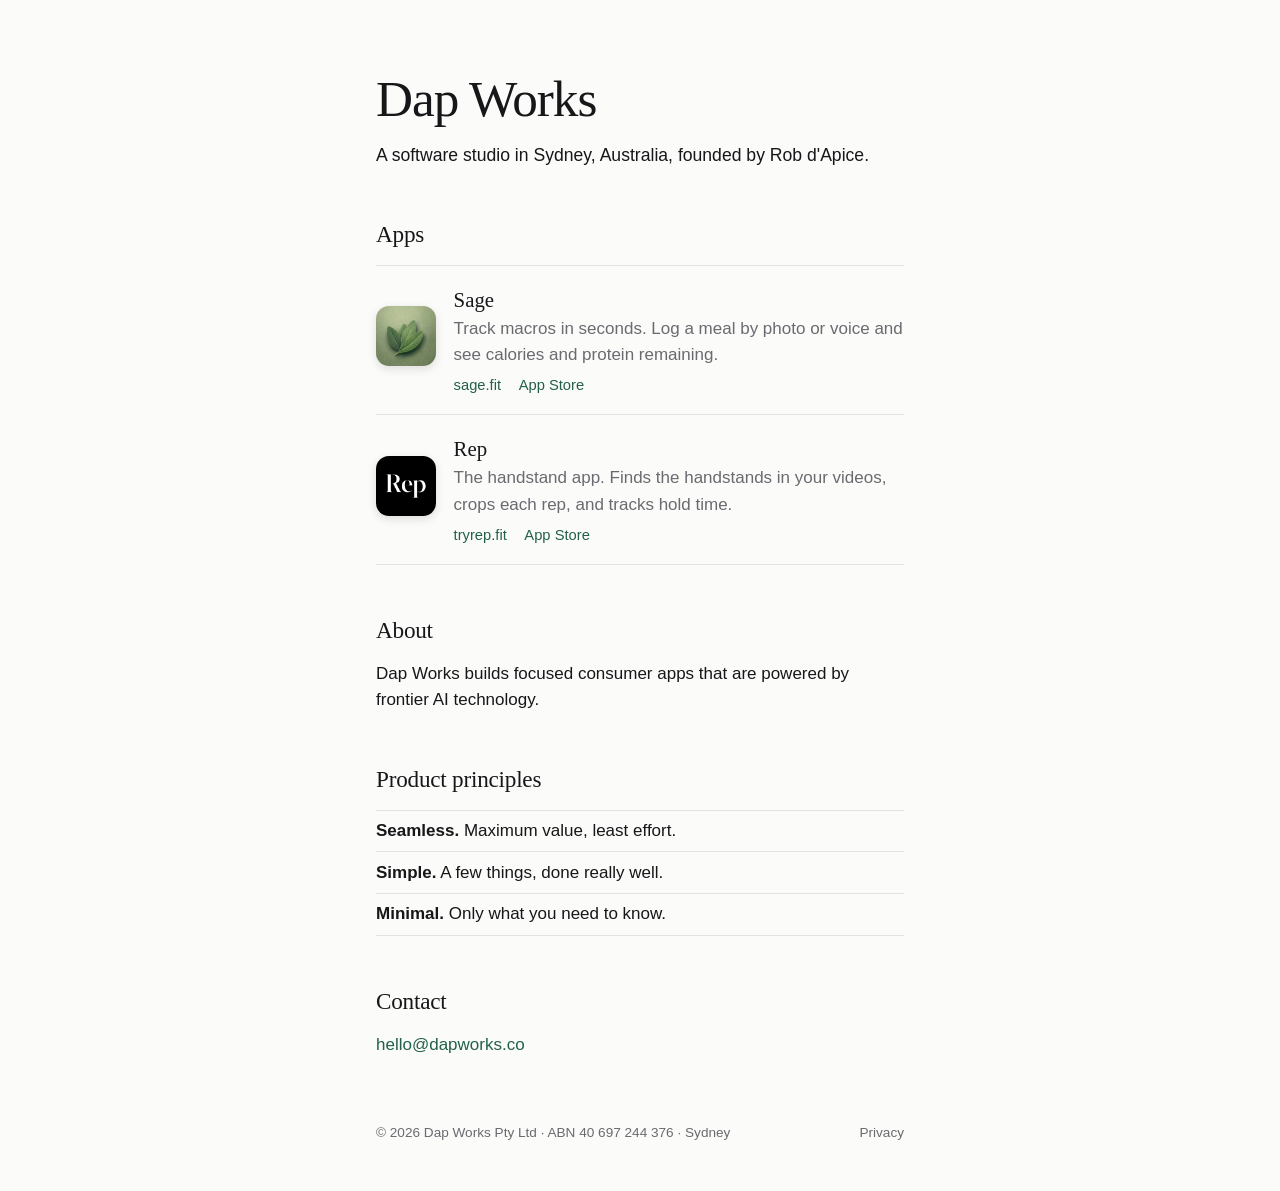
<file: index.html>
<!doctype html>
<html lang="en">
<head>
<meta charset="utf-8">
<meta name="viewport" content="width=device-width, initial-scale=1">
<title>Dap Works</title>
<meta name="description" content="Dap Works is a software studio in Sydney, Australia, founded by Rob d'Apice. It makes Sage, a macro tracker, and Rep, the handstand app.">
<link rel="canonical" href="https://dapworks.co/">
<link rel="icon" href="data:image/svg+xml,%3Csvg xmlns='http://www.w3.org/2000/svg' viewBox='0 0 32 32'%3E%3Crect width='32' height='32' rx='6' fill='%23111'/%3E%3Ctext x='16' y='22' font-family='Georgia,serif' font-size='18' text-anchor='middle' fill='%23fff'%3Ed%3C/text%3E%3C/svg%3E">
<style>
  :root { --bg: #fbfbf9; --fg: #17171a; --muted: #6a6a70; --rule: #e4e4de; --accent: #23604c; color-scheme: light dark; }
  @media (prefers-color-scheme: dark) { :root { --bg: #121215; --fg: #f1f1ec; --muted: #9a9aa2; --rule: #2b2b31; --accent: #86cbad; } }
  * { box-sizing: border-box; }
  body { margin: 0; background: var(--bg); color: var(--fg); font: 17px/1.55 -apple-system, BlinkMacSystemFont, "Segoe UI", Helvetica, Arial, sans-serif; -webkit-font-smoothing: antialiased; }
  a { color: var(--accent); text-decoration: none; }
  a:hover { text-decoration: underline; }
  main { max-width: 36rem; margin: 0 auto; padding: 4.5rem 1.5rem 3rem; }
  h1 { font-family: Georgia, "Times New Roman", serif; font-weight: 400; font-size: clamp(2.4rem, 7vw, 3.2rem); letter-spacing: -.02em; line-height: 1.05; margin: 0 0 1rem; }
  h2 { font-family: Georgia, "Times New Roman", serif; font-weight: 400; font-size: 1.45rem; letter-spacing: -.01em; margin: 3rem 0 .75rem; }
  p { margin: 0 0 1rem; }
  ul.principles { list-style: none; padding: 0; margin: 0 0 1rem; }
  ul.principles li { padding: .45rem 0; border-top: 1px solid var(--rule); white-space: nowrap; }
  ul.principles li:last-child { border-bottom: 1px solid var(--rule); }
  .lead { font-size: 1.1rem; }
  .nb { white-space: nowrap; }
  @media (max-width: 480px) { .lead { font-size: 1rem; } }
  ul.products { list-style: none; padding: 0; margin: 0; border-top: 1px solid var(--rule); }
  ul.products li { display: flex; align-items: center; gap: 1.1rem; padding: 1.1rem 0; border-bottom: 1px solid var(--rule); }
  ul.products img { width: 60px; height: 60px; border-radius: 13px; flex: none; box-shadow: 0 3px 10px rgba(0,0,0,.12); }
  ul.products .name { font-family: Georgia, "Times New Roman", serif; font-size: 1.3rem; color: var(--fg); }
  ul.products .tag { color: var(--muted); margin: 0; }
  ul.products .links { margin: .35rem 0 0; font-size: .92rem; display: flex; gap: 1.1rem; }
  footer { max-width: 36rem; margin: 0 auto; padding: 0 1.5rem 3rem; font-size: .85rem; color: var(--muted); display: flex; flex-wrap: wrap; justify-content: space-between; gap: .5rem 1rem; }
  footer a { color: var(--muted); }
</style>
</head>
<body>
<main>
  <h1>Dap Works</h1>
  <p class="lead">A software studio in <span class="nb">Sydney, Australia,</span> <span class="nb">founded by Rob d'Apice.</span></p>

  <h2>Apps</h2>
  <ul class="products">
    <li>
      <a href="https://sage.fit"><img src="/assets/sage-icon-200.png" alt="Sage icon" width="60" height="60"></a>
      <div><a class="name" href="https://sage.fit">Sage</a><p class="tag">Track macros in seconds. Log a meal by photo or voice and see calories and protein remaining.</p><p class="links"><a href="https://sage.fit">sage.fit</a><a href="https://apps.apple.com/app/id6759079117">App Store</a></p></div>
    </li>
    <li>
      <a href="https://tryrep.fit"><img src="/assets/rep-icon-200.png" alt="Rep icon" width="60" height="60"></a>
      <div><a class="name" href="https://tryrep.fit">Rep</a><p class="tag">The handstand app. Finds the handstands in your videos, crops each rep, and tracks hold time.</p><p class="links"><a href="https://tryrep.fit">tryrep.fit</a><a href="https://apps.apple.com/app/id6828188648">App Store</a></p></div>
    </li>
  </ul>

  <h2>About</h2>
  <p>Dap Works builds focused consumer apps that are powered by frontier AI technology.</p>
  <h2>Product principles</h2>
  <ul class="principles">
    <li><strong>Seamless.</strong> Maximum value, least effort.</li>
    <li><strong>Simple.</strong> A few things, done really well.</li>
    <li><strong>Minimal.</strong> Only what you need to know.</li>
  </ul>

  <h2>Contact</h2>
  <p><a href="mailto:hello@dapworks.co">hello@dapworks.co</a></p>
</main>
<footer>
  <span>&copy; 2026 Dap Works Pty Ltd &middot; ABN 40 697 244 376 &middot; Sydney</span>
  <span><a href="/privacy/">Privacy</a></span>
</footer>
</body>
</html>
</file>
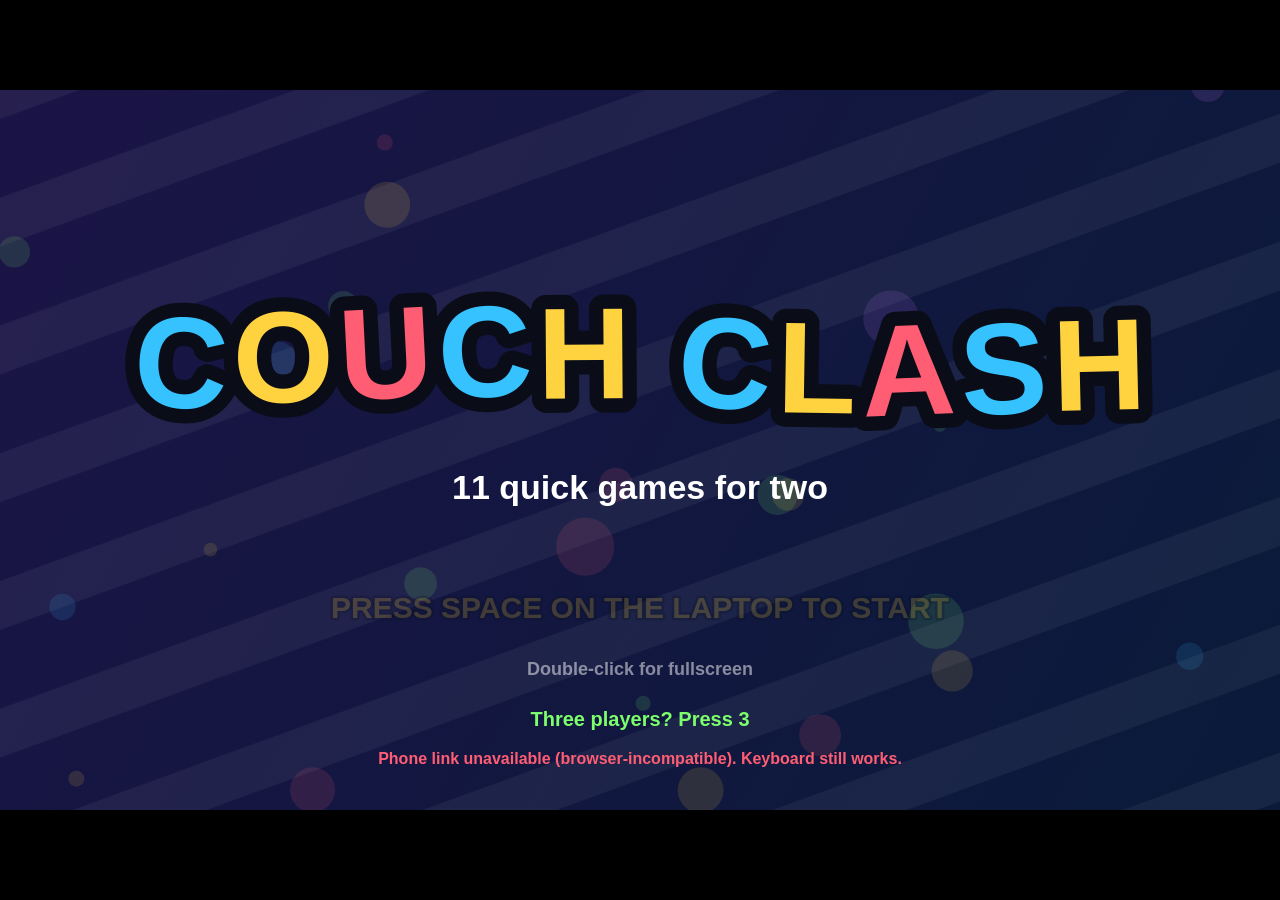
<file: couchclash/index.html>
<!doctype html>
<html>
<head>
<meta charset="utf-8">
<meta name="description" content="Couch Clash: quick games to play together on one screen, with your phones as the gamepads.">
<meta name="viewport" content="width=device-width,initial-scale=1">
<title>Couch Clash</title>
<style>
  html, body { margin: 0; height: 100%; background: #000; overflow: hidden; }
  canvas { position: fixed; left: 0; top: 0; width: 100vw; height: 100vh; display: block; cursor: default; }
</style>
</head>
<body>
<canvas id="c"></canvas>
<script>
  window.CC_NET = 'peer';
  window.CC_OTHER = {"key":"Digit3","label":"Three players? Press 3","url":"trio/"};
  (function () {   // phones, and anyone following a room link, get the gamepad
    var q = new URLSearchParams(location.search);
    if (!q.has('host') && (q.has('r') || /Mobi|Android|iPhone|iPad|iPod/i.test(navigator.userAgent))) location.replace('pad.html' + location.search);
  })();
</script>
<script src="lib/peerjs.min.js"></script>
<script src="lib/qrcode.js"></script>
<script src="js/engine.js"></script>
<script src="js/games/tanks.js"></script>
<script src="js/games/sumo.js"></script>
<script src="js/games/blade.js"></script>
<script src="js/games/puck.js"></script>
<script src="js/games/paint.js"></script>
<script src="js/games/tether.js"></script>
<script src="js/games/lighthouse.js"></script>
<script src="js/games/copilot.js"></script>
<script src="js/games/horde.js"></script>
<script src="js/games/dig.js"></script>
<script src="js/games/hop.js"></script>
<script src="js/app.js"></script>
</body>
</html>
</file>
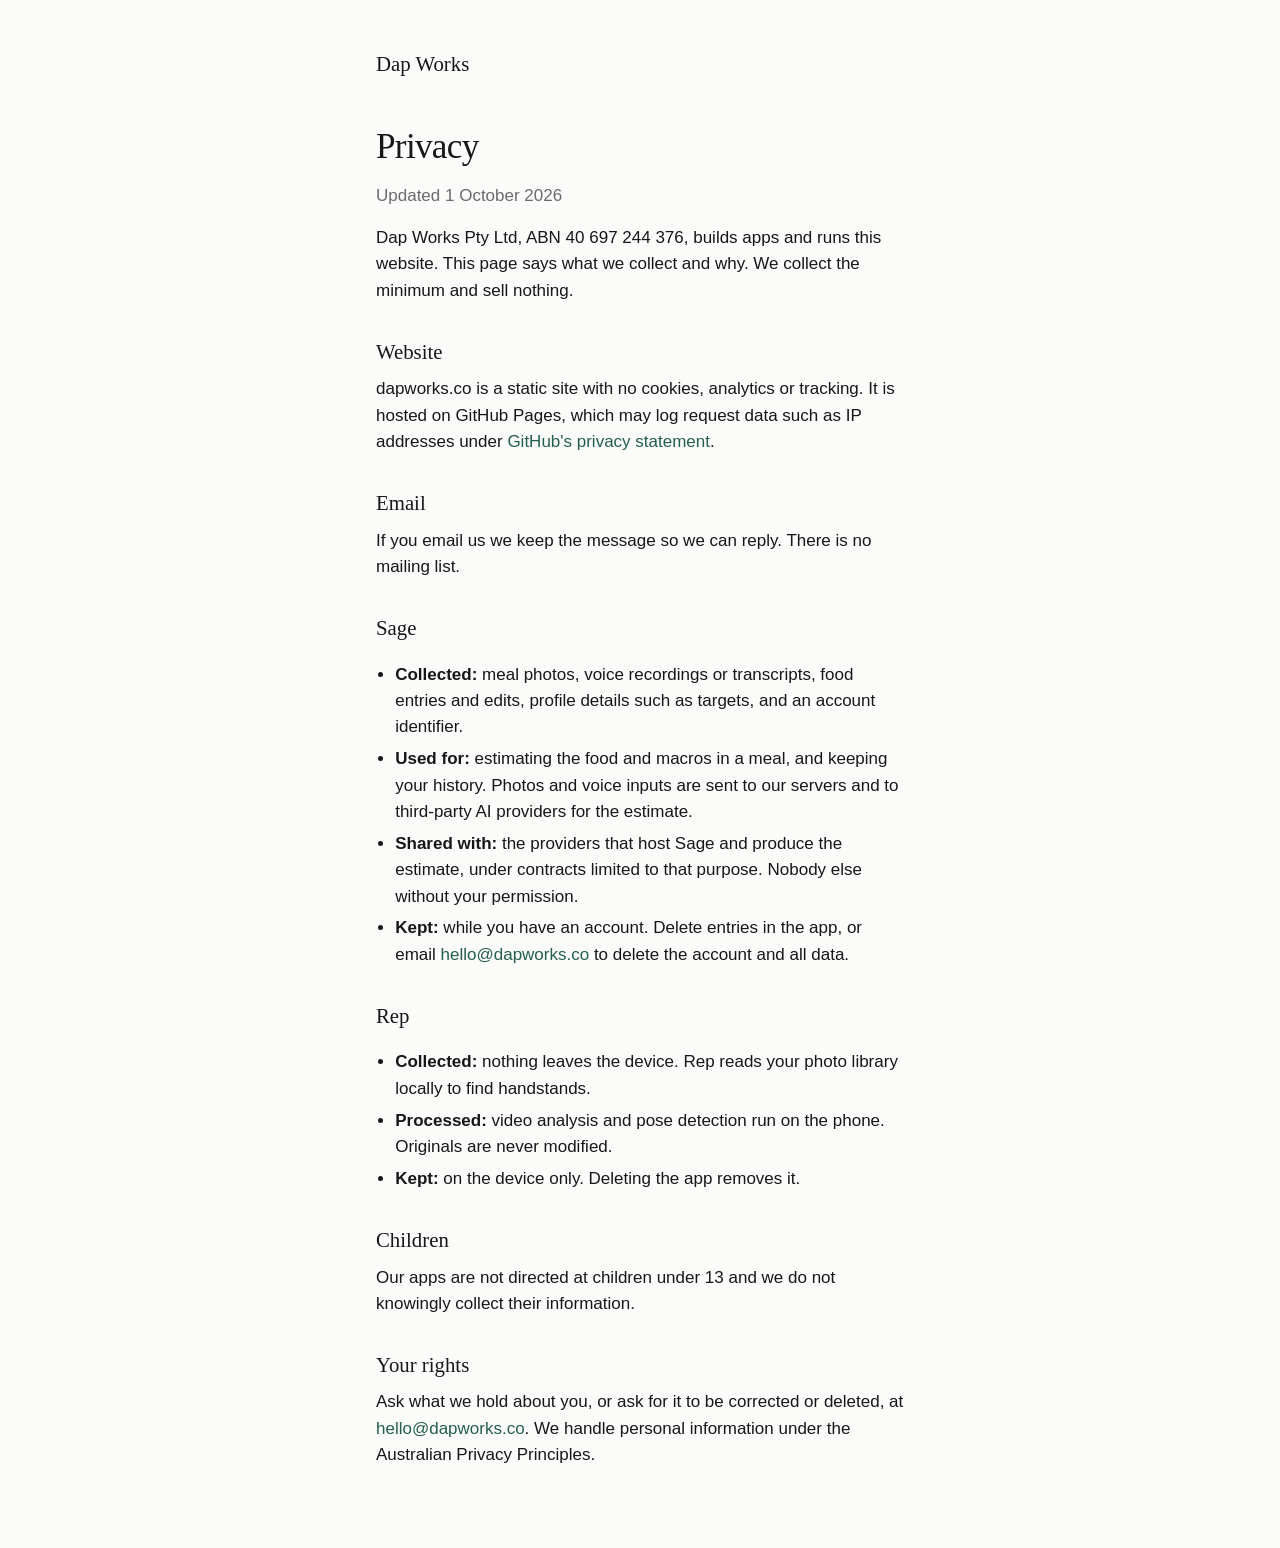
<file: privacy/index.html>
<!doctype html>
<html lang="en">
<head>
<meta charset="utf-8">
<meta name="viewport" content="width=device-width, initial-scale=1">
<title>Privacy</title>
<meta name="description" content="How Dap Works handles information across this website and its apps.">
<link rel="canonical" href="https://dapworks.co/privacy/">
<link rel="icon" href="data:image/svg+xml,%3Csvg xmlns='http://www.w3.org/2000/svg' viewBox='0 0 32 32'%3E%3Crect width='32' height='32' rx='6' fill='%23111'/%3E%3Ctext x='16' y='22' font-family='Georgia,serif' font-size='18' text-anchor='middle' fill='%23fff'%3Ed%3C/text%3E%3C/svg%3E">
<style>
  :root { --bg: #fbfbf9; --fg: #17171a; --muted: #6a6a70; --rule: #e4e4de; --accent: #23604c; color-scheme: light dark; }
  @media (prefers-color-scheme: dark) { :root { --bg: #121215; --fg: #f1f1ec; --muted: #9a9aa2; --rule: #2b2b31; --accent: #86cbad; } }
  * { box-sizing: border-box; }
  body { margin: 0; background: var(--bg); color: var(--fg); font: 17px/1.55 -apple-system, BlinkMacSystemFont, "Segoe UI", Helvetica, Arial, sans-serif; -webkit-font-smoothing: antialiased; }
  a { color: var(--accent); text-decoration: none; }
  a:hover { text-decoration: underline; }
  main { max-width: 36rem; margin: 0 auto; padding: 3rem 1.5rem 4rem; }
  .brand { font-family: Georgia, "Times New Roman", serif; font-size: 1.3rem; color: var(--fg); display: inline-block; margin-bottom: 2.5rem; }
  h1 { font-family: Georgia, "Times New Roman", serif; font-weight: 400; font-size: 2.2rem; letter-spacing: -.02em; margin: 0 0 .5rem; }
  h2 { font-family: Georgia, "Times New Roman", serif; font-weight: 400; font-size: 1.3rem; margin: 2rem 0 .5rem; }
  p { margin: 0 0 1rem; }
  ul { padding-left: 1.2rem; }
  li { margin-bottom: .35rem; }
  .muted { color: var(--muted); }
</style>
</head>
<body>
<main>
<a class="brand" href="/">Dap Works</a>
<h1>Privacy</h1>
<p class="muted">Updated 1 October 2026</p>
<p>Dap Works Pty Ltd, ABN 40 697 244 376, builds apps and runs this website. This page says what we collect and why. We collect the minimum and sell nothing.</p>

<h2>Website</h2>
<p>dapworks.co is a static site with no cookies, analytics or tracking. It is hosted on GitHub Pages, which may log request data such as IP addresses under <a href="https://docs.github.com/en/site-policy/privacy-policies/github-general-privacy-statement">GitHub's privacy statement</a>.</p>

<h2>Email</h2>
<p>If you email us we keep the message so we can reply. There is no mailing list.</p>

<h2>Sage</h2>
<ul>
  <li><strong>Collected:</strong> meal photos, voice recordings or transcripts, food entries and edits, profile details such as targets, and an account identifier.</li>
  <li><strong>Used for:</strong> estimating the food and macros in a meal, and keeping your history. Photos and voice inputs are sent to our servers and to third-party AI providers for the estimate.</li>
  <li><strong>Shared with:</strong> the providers that host Sage and produce the estimate, under contracts limited to that purpose. Nobody else without your permission.</li>
  <li><strong>Kept:</strong> while you have an account. Delete entries in the app, or email <a href="mailto:hello@dapworks.co">hello@dapworks.co</a> to delete the account and all data.</li>
</ul>

<h2>Rep</h2>
<ul>
  <li><strong>Collected:</strong> nothing leaves the device. Rep reads your photo library locally to find handstands.</li>
  <li><strong>Processed:</strong> video analysis and pose detection run on the phone. Originals are never modified.</li>
  <li><strong>Kept:</strong> on the device only. Deleting the app removes it.</li>
</ul>

<h2>Children</h2>
<p>Our apps are not directed at children under 13 and we do not knowingly collect their information.</p>

<h2>Your rights</h2>
<p>Ask what we hold about you, or ask for it to be corrected or deleted, at <a href="mailto:hello@dapworks.co">hello@dapworks.co</a>. We handle personal information under the Australian Privacy Principles.</p>
</main>
</body>
</html>
</file>
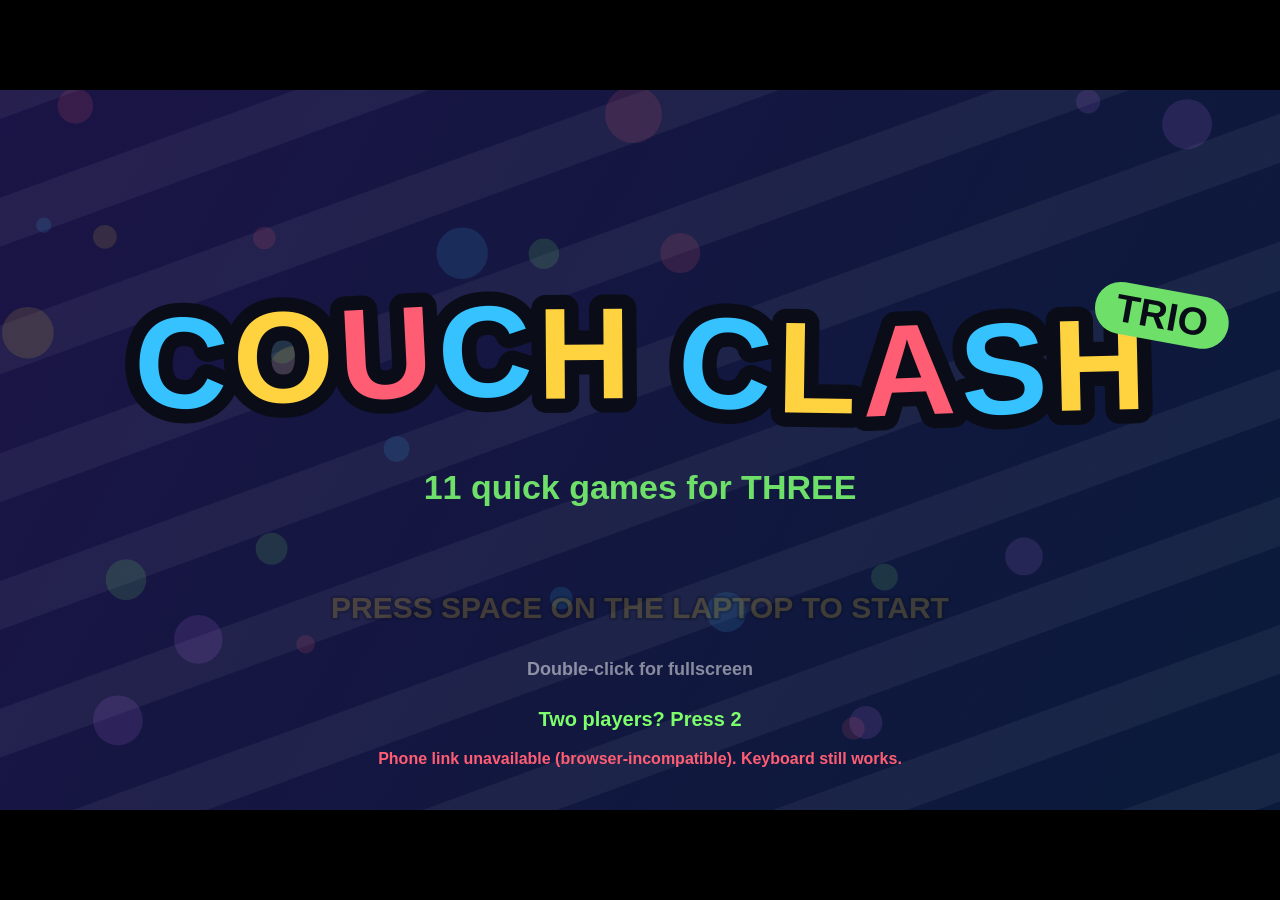
<file: couchclash/trio/index.html>
<!doctype html>
<html>
<head>
<meta charset="utf-8">
<meta name="description" content="Couch Clash: quick games to play together on one screen, with your phones as the gamepads.">
<meta name="viewport" content="width=device-width,initial-scale=1">
<title>Couch Clash Trio</title>
<style>
  html, body { margin: 0; height: 100%; background: #000; overflow: hidden; }
  canvas { position: fixed; left: 0; top: 0; width: 100vw; height: 100vh; display: block; cursor: default; }
</style>
</head>
<body>
<canvas id="c"></canvas>
<script>
  window.CC_NET = 'peer';
  window.CC_OTHER = {"key":"Digit2","label":"Two players? Press 2","url":"../"};
  (function () {   // phones, and anyone following a room link, get the gamepad
    var q = new URLSearchParams(location.search);
    if (!q.has('host') && (q.has('r') || /Mobi|Android|iPhone|iPad|iPod/i.test(navigator.userAgent))) location.replace('pad.html' + location.search);
  })();
</script>
<script src="lib/peerjs.min.js"></script>
<script src="lib/qrcode.js"></script>
<script src="js/engine.js"></script>
<script src="js/games/tanks.js"></script>
<script src="js/games/sumo.js"></script>
<script src="js/games/blade.js"></script>
<script src="js/games/puck.js"></script>
<script src="js/games/paint.js"></script>
<script src="js/games/tether.js"></script>
<script src="js/games/lighthouse.js"></script>
<script src="js/games/copilot.js"></script>
<script src="js/games/horde.js"></script>
<script src="js/games/dig.js"></script>
<script src="js/games/hop.js"></script>
<script src="js/app.js"></script>
</body>
</html>
</file>
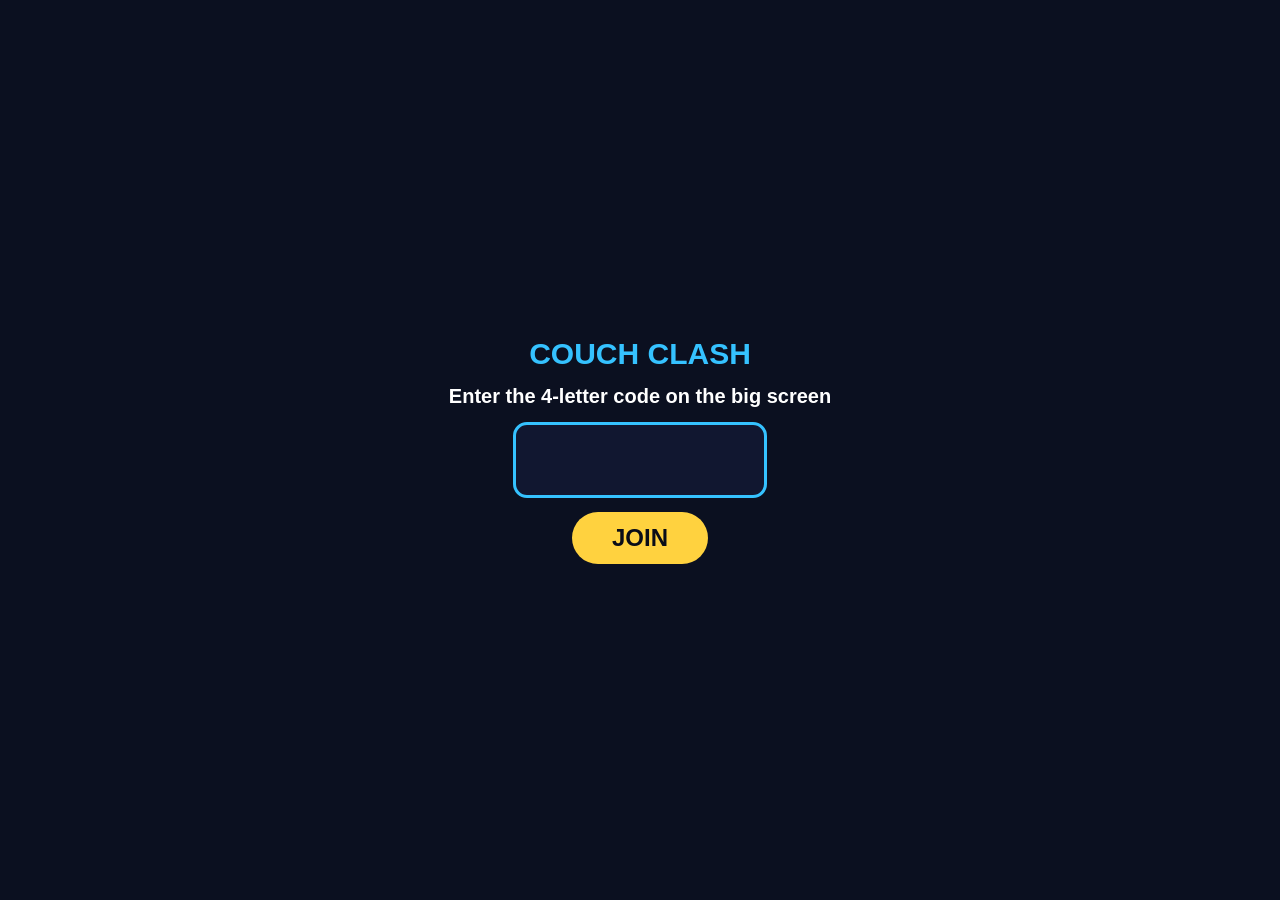
<file: couchclash/pad.html>
<!doctype html>
<html>
<head>
<meta charset="utf-8">
<meta name="viewport" content="width=device-width,initial-scale=1,maximum-scale=1,user-scalable=no,viewport-fit=cover">
<meta name="apple-mobile-web-app-capable" content="yes">
<meta name="mobile-web-app-capable" content="yes">
<title>Couch Clash Gamepad</title>
<style>
  html, body { margin: 0; height: 100%; overflow: hidden; background: #0b1020; touch-action: none;
    -webkit-user-select: none; user-select: none; -webkit-touch-callout: none; overscroll-behavior: none; }
  canvas { position: fixed; left: 0; top: 0; width: 100%; height: 100%; touch-action: none; }
</style>
</head>
<body>
<canvas id="c"></canvas>
<script>window.CC_NET = 'peer';</script>
<script src="lib/peerjs.min.js"></script>
<script>
'use strict';
// The phone is a dumb gamepad: one floating stick on the left, A and B on the right.
// Everything is drawn in "layout" coordinates that are always landscape, so it also
// works when the phone's rotation lock keeps the browser in portrait.
if (typeof CanvasRenderingContext2D !== 'undefined' && !CanvasRenderingContext2D.prototype.roundRect) {   // older phones / browsers
  CanvasRenderingContext2D.prototype.roundRect = function (x, y, w, h, r) {
    r = Math.max(0, Math.min(typeof r === 'number' ? r : (r && r[0]) || 0, Math.abs(w) / 2, Math.abs(h) / 2));
    this.moveTo(x + r, y); this.arcTo(x + w, y, x + w, y + h, r); this.arcTo(x + w, y + h, x, y + h, r);
    this.arcTo(x, y + h, x, y, r); this.arcTo(x, y, x + w, y, r); this.closePath();
  };
}
const cv = document.getElementById('c'), g = cv.getContext('2d');
const FONT = "Futura,'Avenir Next','Trebuchet MS',sans-serif";
const COLS = ['#35C2FF', '#FF5D73', '#6EE06A'], DARK = ['#0B3A5C', '#5C1220', '#174D1C'];
let VW, VH, LW, LH, rot = false, dpr = 1;
let slot = -2, status = 'Connecting…', pingMs = -1;
let labels = { a: 'A', b: 'B', title: '' };
let name = localStorage.getItem('cc_name') || '';
const padId = localStorage.getItem('cc_id') || (Math.random().toString(36).slice(2) + Date.now().toString(36));
localStorage.setItem('cc_id', padId);

const stick = { id: null, ox: 0, oy: 0, x: 0, y: 0 };
const btn = new Map();            // touch id -> 'a' | 'b'
let aDown = false, bDown = false, flashA = 0, flashB = 0, buzzFlash = 0;

function resize() {
  VW = innerWidth; VH = innerHeight; dpr = Math.min(devicePixelRatio || 1, 3);
  cv.width = Math.round(VW * dpr); cv.height = Math.round(VH * dpr);
  rot = VH > VW; LW = rot ? VH : VW; LH = rot ? VW : VH;
}
addEventListener('resize', resize); addEventListener('orientationchange', () => setTimeout(resize, 200)); resize();
const toL = (cx, cy) => rot ? [cy, VW - cx] : [cx, cy];
const geo = () => {
  const R = Math.min(LH * 0.25, 100);
  const rA = Math.min(LH * 0.21, 92), rB = Math.min(LH * 0.16, 70);
  return { R, sx: LW * 0.22, sy: LH * 0.58, ax: LW * 0.84, ay: LH * 0.63, rA, bx: LW * 0.63, by: LH * 0.40, rB };
};

// ---------- network ----------
// Serverless mode: a WebSocket-shaped wrapper around a direct WebRTC link to the host page.
const NET = window.CC_NET || 'ws';
let room = (new URLSearchParams(location.search).get('r') || '').toUpperCase().replace(/[^A-Z]/g, '').slice(0, 4);
let misses = 0;
function PeerSocket(code) {
  const self = this; self.readyState = 0; self.reason = '';
  let conn = null, done = false, peer = null;
  const fail = why => { if (done) return; done = true; self.readyState = 3; self.reason = why || 'closed'; try { peer && peer.destroy(); } catch (e) {} if (self.onclose) self.onclose(); };
  self.send = str => { if (conn && self.readyState === 1) { try { conn.send(JSON.parse(str)); } catch (e) {} } };
  self.close = () => fail('closed');
  if (typeof Peer === 'undefined') { setTimeout(() => fail('offline'), 0); return; }
  peer = new Peer();
  peer.on('open', () => {
    conn = peer.connect('ccgn-' + code, { reliable: true });
    conn.on('open', () => { self.readyState = 1; if (self.onopen) self.onopen(); });
    conn.on('data', m => { if (self.onmessage) self.onmessage({ data: JSON.stringify(m) }); });
    conn.on('close', () => fail('closed')); conn.on('error', () => fail('error'));
  });
  peer.on('error', err => fail(err && err.type));
  setTimeout(() => { if (self.readyState === 0) fail('timeout'); }, 12000);
}
function askRoom(msg) {
  let box = document.getElementById('roombox');
  if (!box) {
    box = document.createElement('div'); box.id = 'roombox';
    box.style.cssText = 'position:fixed;inset:0;z-index:5;display:flex;flex-direction:column;align-items:center;justify-content:center;gap:14px;background:#0b1020;color:#fff;font:bold 20px Futura,Avenir Next,Trebuchet MS,sans-serif;text-align:center;padding:20px';
    box.innerHTML = '<div style="font-size:30px;color:#35C2FF">COUCH CLASH</div><div id="roommsg"></div><input id="roomin" maxlength="4" autocapitalize="characters" autocomplete="off" autocorrect="off" spellcheck="false" style="font:bold 44px Futura,sans-serif;width:5.2em;text-align:center;letter-spacing:.25em;text-transform:uppercase;border-radius:14px;border:3px solid #35C2FF;background:#111730;color:#fff;padding:10px"><button id="roomgo" style="font:bold 24px Futura,sans-serif;padding:12px 40px;border-radius:30px;border:0;background:#FFD23F;color:#0a0d18">JOIN</button>';
    document.body.appendChild(box);
    const go = () => {
      const v = document.getElementById('roomin').value.toUpperCase().replace(/[^A-Z]/g, '');
      if (v.length !== 4) return;
      room = v; misses = 0; try { history.replaceState(null, '', '?r=' + v); } catch (e) {}
      box.style.display = 'none'; replaced = false; connect();
    };
    document.getElementById('roomgo').addEventListener('click', go);
    document.getElementById('roomin').addEventListener('keydown', e => { if (e.key === 'Enter') go(); });
  }
  document.getElementById('roommsg').textContent = msg;
  box.style.display = 'flex';
}
let ws = null, lastSent = '', lastSendT = 0, dirty = false, replaced = false;
function connect() {
  if (ws && ws.readyState < 2) return;
  if (NET === 'peer' && room.length !== 4) { askRoom('Enter the 4-letter code on the big screen'); return; }
  status = 'Connecting…';
  ws = NET === 'peer' ? new PeerSocket(room) : new WebSocket('ws://' + location.host);
  ws.onopen = () => { ws.send(JSON.stringify({ t: 'hello', role: 'pad', v: 2, id: padId, name })); status = ''; lastSent = ''; misses = 0; };
  ws.onmessage = e => {
    let m; try { m = JSON.parse(e.data); } catch (err) { return; }
    if (m.t === 'slot') slot = m.s;
    else if (m.t === 'bye') replaced = true;   // this phone joined again from another tab
    else if (m.t === 'cfg') labels = m;
    else if (m.t === 'buzz') { buzzFlash = 1; if (navigator.vibrate) navigator.vibrate(m.ms || 60); }
    else if (m.t === 'pong') pingMs = Math.round(performance.now() - m.ts);
  };
  const sock = ws;
  ws.onclose = () => {
    status = replaced ? 'Open in another tab. Tap to use this one' : 'Reconnecting…'; slot = -2;
    // Serverless mode: if the game with this code cannot be found after a few tries, ask for the code again.
    if (NET === 'peer' && !replaced && sock.reason !== 'closed' && (misses += sock.reason === 'peer-unavailable' ? 3 : 1) >= 6) { misses = 0; askRoom(sock.reason === 'offline' ? 'No connection. Check your internet and try again' : 'Could not find game ' + room + '. Check the code on the big screen'); room = ''; return; }
    if (!replaced && !document.hidden) setTimeout(connect, NET === 'peer' ? 1500 : 800);
  };
  ws.onerror = () => { try { ws.close(); } catch (e) {} };
}
connect();
// A tab in the background lets go of its player slot, and rejoins when it is shown again.
document.addEventListener('visibilitychange', () => { if (document.hidden) { try { ws.close(); } catch (e) {} } else { replaced = false; connect(); } });
setInterval(() => { if (ws && ws.readyState === 1) ws.send(JSON.stringify({ t: 'ping', ts: performance.now() })); }, 2000);
function sendInput(force) {
  if (!ws || ws.readyState !== 1) return;
  const now = performance.now();
  if (!force && now - lastSendT < 14) { dirty = true; return; }
  const s = JSON.stringify({ t: 'i', x: Math.round(stick.x * 100) / 100, y: Math.round(stick.y * 100) / 100, a: aDown ? 1 : 0, b: bDown ? 1 : 0 });
  if (s === lastSent && !force) { dirty = false; return; }
  ws.send(s); lastSent = s; lastSendT = now; dirty = false;
}
setInterval(() => { lastSent = ''; sendInput(true); }, 250);   // keepalive / resync

// ---------- touch ----------
function refreshButtons() {
  let a = false, b = false;
  for (const v of btn.values()) { if (v === 'a') a = true; else b = true; }
  const changed = a !== aDown || b !== bDown;
  if (a && !aDown) { flashA = 1; if (navigator.vibrate) navigator.vibrate(8); }
  if (b && !bDown) { flashB = 1; if (navigator.vibrate) navigator.vibrate(8); }
  aDown = a; bDown = b;
  if (changed) sendInput(true);
}
function whichBtn(lx, ly) {
  const G = geo();
  return Math.hypot(lx - G.ax, ly - G.ay) - G.rA <= Math.hypot(lx - G.bx, ly - G.by) - G.rB ? 'a' : 'b';
}
function setStick(lx, ly) {
  const G = geo();
  let dx = lx - stick.ox, dy = ly - stick.oy, d = Math.hypot(dx, dy);
  if (d > G.R) { stick.ox += dx / d * (d - G.R); stick.oy += dy / d * (d - G.R); dx = dx / d * G.R; dy = dy / d * G.R; d = G.R; }
  let m = d / G.R;
  if (m < 0.14) { stick.x = 0; stick.y = 0; }
  else { const k = (m - 0.14) / 0.86 / m; stick.x = dx / G.R * k; stick.y = dy / G.R * k; }
  sendInput(false);
}
cv.addEventListener('touchstart', e => {
  e.preventDefault();
  if (replaced) { replaced = false; connect(); return; }
  for (const t of e.changedTouches) {
    const [lx, ly] = toL(t.clientX, t.clientY);
    if (ly < 52 && Math.abs(lx - LW / 2) < 80) { if (ws && ws.readyState === 1) ws.send(JSON.stringify({ t: 'menu' })); continue; }
    if (ly < 52 && lx < LW * 0.3) { rename(); continue; }
    if (lx < LW * 0.5) {
      if (stick.id === null) {
        const G = geo();
        stick.id = t.identifier;
        stick.ox = Math.max(G.R * 0.6, Math.min(LW * 0.5 - G.R * 0.4, lx));
        stick.oy = Math.max(G.R * 0.6 + 40, Math.min(LH - G.R * 0.6, ly));
        setStick(lx, ly);
      }
    } else { btn.set(t.identifier, whichBtn(lx, ly)); }
  }
  refreshButtons();
}, { passive: false });
cv.addEventListener('touchmove', e => {
  e.preventDefault();
  for (const t of e.changedTouches) {
    const [lx, ly] = toL(t.clientX, t.clientY);
    if (t.identifier === stick.id) setStick(lx, ly);
    else if (btn.has(t.identifier)) btn.set(t.identifier, whichBtn(lx, ly));
  }
  refreshButtons();
}, { passive: false });
function end(e) {
  e.preventDefault();
  for (const t of e.changedTouches) {
    if (t.identifier === stick.id) { stick.id = null; stick.x = 0; stick.y = 0; sendInput(true); }
    btn.delete(t.identifier);
  }
  refreshButtons();
}
cv.addEventListener('touchend', end, { passive: false });
cv.addEventListener('touchcancel', end, { passive: false });
document.addEventListener('gesturestart', e => e.preventDefault());
document.addEventListener('contextmenu', e => e.preventDefault());

function rename() {
  const n = prompt('Your name (max 10 letters):', name);
  if (n === null) return;
  name = n.trim().slice(0, 10).toUpperCase();
  localStorage.setItem('cc_name', name);
  if (ws && ws.readyState === 1) ws.send(JSON.stringify({ t: 'name', name }));
}

// ---------- drawing ----------
function txt(s, x, y, size, color, align) {
  g.font = 'bold ' + size + 'px ' + FONT; g.textAlign = align || 'center'; g.textBaseline = 'middle';
  g.fillStyle = color; g.fillText(s, x, y);
}
function draw() {
  requestAnimationFrame(draw);
  if (dirty) sendInput(false);
  g.setTransform(dpr, 0, 0, dpr, 0, 0);
  if (rot) { g.translate(VW, 0); g.rotate(Math.PI / 2); }
  const G = geo(), i = slot >= 0 ? slot : 0, col = slot >= 0 ? COLS[i] : '#8892a6';
  // background
  const bg = g.createLinearGradient(0, 0, LW, LH);
  bg.addColorStop(0, slot >= 0 ? DARK[i] : '#1a2030'); bg.addColorStop(1, '#090c16');
  g.fillStyle = bg; g.fillRect(0, 0, LW, LH);
  if (buzzFlash > 0) { g.fillStyle = 'rgba(255,255,255,' + (buzzFlash * 0.35) + ')'; g.fillRect(0, 0, LW, LH); buzzFlash = Math.max(0, buzzFlash - 0.08); }
  g.fillStyle = 'rgba(255,255,255,0.06)'; g.fillRect(LW / 2 - 1, 60, 2, LH - 80);

  // top bar
  const who = slot >= 0 ? (name || 'PLAYER ' + (slot + 1)) : slot === -1 ? 'GAME FULL' : '…';
  txt(who, 16, 26, 20, col, 'left');
  txt('tap to rename', 16, 46, 10, 'rgba(255,255,255,0.35)', 'left');
  g.fillStyle = 'rgba(255,255,255,0.12)'; g.beginPath(); g.roundRect(LW / 2 - 52, 10, 104, 32, 16); g.fill();
  txt('MENU', LW / 2, 27, 14, 'rgba(255,255,255,0.8)');
  txt(status || (pingMs >= 0 ? pingMs + ' ms' : ''), LW - 16, 26, 14, status ? '#FFD23F' : 'rgba(255,255,255,0.45)', 'right');
  if (labels.title) txt(labels.title, LW - 16, 46, 11, 'rgba(255,255,255,0.4)', 'right');

  // stick
  const cx = stick.id !== null ? stick.ox : G.sx, cy = stick.id !== null ? stick.oy : G.sy;
  g.lineWidth = 4; g.strokeStyle = 'rgba(255,255,255,0.22)'; g.fillStyle = 'rgba(255,255,255,0.05)';
  g.beginPath(); g.arc(cx, cy, G.R, 0, 6.283); g.fill(); g.stroke();
  let kx = cx, ky = cy;
  if (stick.id !== null) { const m = Math.hypot(stick.x, stick.y); const k = m > 0 ? (0.14 + 0.86 * m) / m : 0; kx += stick.x * k * G.R; ky += stick.y * k * G.R; }
  g.fillStyle = col; g.globalAlpha = stick.id !== null ? 1 : 0.7;
  g.beginPath(); g.arc(kx, ky, G.R * 0.46, 0, 6.283); g.fill();
  g.globalAlpha = 1; g.fillStyle = 'rgba(255,255,255,0.35)';
  g.beginPath(); g.arc(kx - G.R * 0.1, ky - G.R * 0.12, G.R * 0.18, 0, 6.283); g.fill();
  if (labels.stick && stick.id === null) txt(labels.stick, G.sx, G.sy + G.R + 22, 14, 'rgba(255,255,255,0.45)');

  // buttons
  const button = (x, y, r, down, flash, label, key, c) => {
    const s = down ? 0.93 : 1 + flash * 0.06;
    g.fillStyle = down ? '#fff' : c; g.globalAlpha = down ? 1 : 0.9;
    g.beginPath(); g.arc(x, y, r * s, 0, 6.283); g.fill(); g.globalAlpha = 1;
    g.lineWidth = 5; g.strokeStyle = 'rgba(255,255,255,' + (0.35 + flash * 0.6) + ')'; g.stroke();
    txt(key, x, y - (label && label !== key ? r * 0.16 : 0), r * 0.62, down ? c : 'rgba(0,0,0,0.55)');
    if (label && label !== key) txt(label, x, y + r * 0.42, Math.max(11, r * 0.2), down ? c : 'rgba(0,0,0,0.6)');
  };
  button(G.ax, G.ay, G.rA, aDown, flashA, labels.a, 'A', col);
  button(G.bx, G.by, G.rB, bDown, flashB, labels.b, 'B', '#FFD23F');
  flashA = Math.max(0, flashA - 0.07); flashB = Math.max(0, flashB - 0.07);

  if (slot === -1) { g.fillStyle = 'rgba(0,0,0,0.7)'; g.fillRect(0, 0, LW, LH); txt('Two players are already connected', LW / 2, LH / 2, 22, '#fff'); }
  if (rot) txt('turn your phone sideways  ⟳', LW / 2, LH - 14, 12, 'rgba(255,255,255,0.4)');
}
draw();
</script>
</body>
</html>
</file>
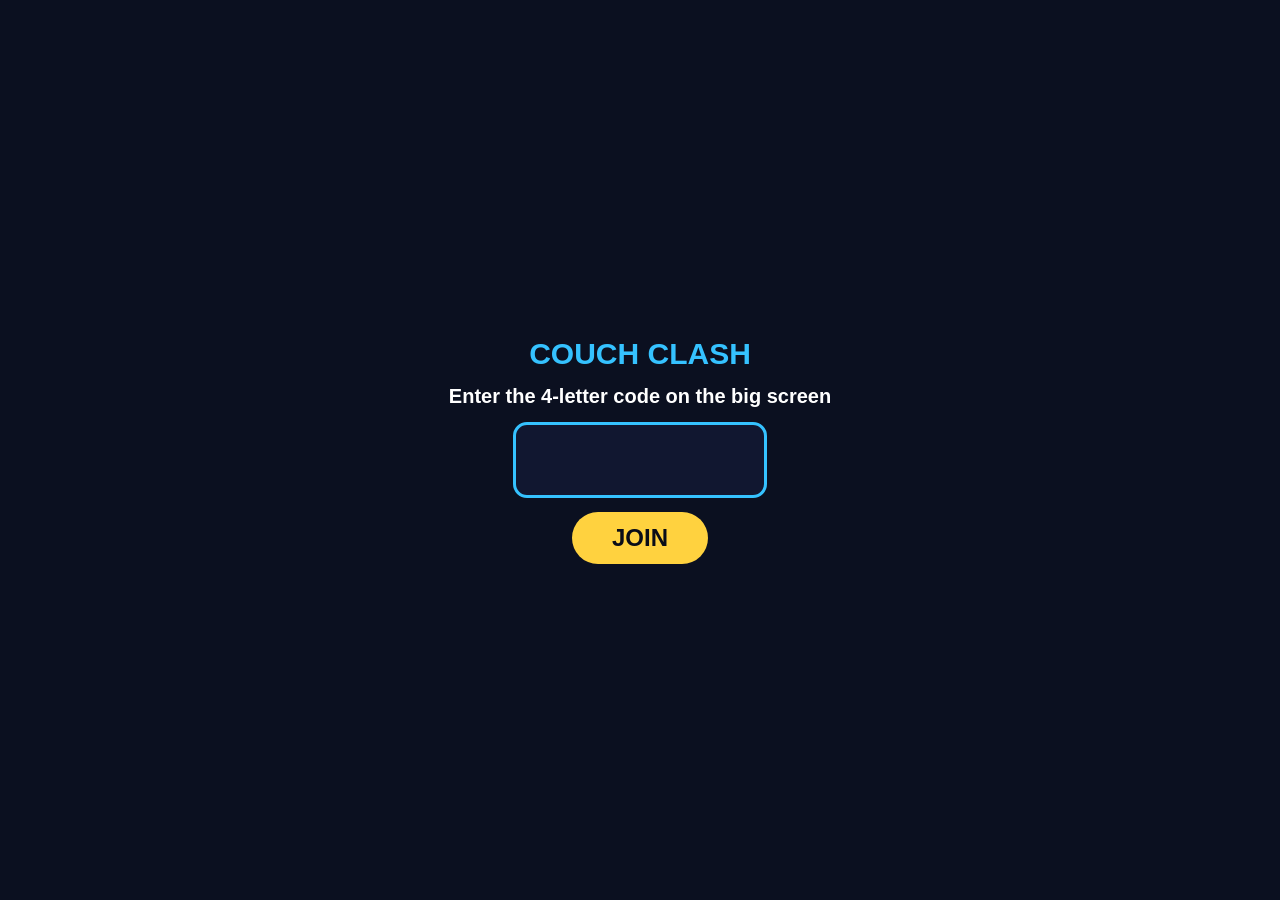
<file: couchclash/trio/pad.html>
<!doctype html>
<html>
<head>
<meta charset="utf-8">
<meta name="viewport" content="width=device-width,initial-scale=1,maximum-scale=1,user-scalable=no,viewport-fit=cover">
<meta name="apple-mobile-web-app-capable" content="yes">
<meta name="mobile-web-app-capable" content="yes">
<title>Couch Clash Trio Gamepad</title>
<style>
  html, body { margin: 0; height: 100%; overflow: hidden; background: #0b1020; touch-action: none;
    -webkit-user-select: none; user-select: none; -webkit-touch-callout: none; overscroll-behavior: none; }
  canvas { position: fixed; left: 0; top: 0; width: 100%; height: 100%; touch-action: none; }
</style>
</head>
<body>
<canvas id="c"></canvas>
<script>window.CC_NET = 'peer';</script>
<script src="lib/peerjs.min.js"></script>
<script>
'use strict';
// The phone is a dumb gamepad: one floating stick on the left, A and B on the right.
// Everything is drawn in "layout" coordinates that are always landscape, so it also
// works when the phone's rotation lock keeps the browser in portrait.
if (typeof CanvasRenderingContext2D !== 'undefined' && !CanvasRenderingContext2D.prototype.roundRect) {   // older phones / browsers
  CanvasRenderingContext2D.prototype.roundRect = function (x, y, w, h, r) {
    r = Math.max(0, Math.min(typeof r === 'number' ? r : (r && r[0]) || 0, Math.abs(w) / 2, Math.abs(h) / 2));
    this.moveTo(x + r, y); this.arcTo(x + w, y, x + w, y + h, r); this.arcTo(x + w, y + h, x, y + h, r);
    this.arcTo(x, y + h, x, y, r); this.arcTo(x, y, x + w, y, r); this.closePath();
  };
}
const cv = document.getElementById('c'), g = cv.getContext('2d');
const FONT = "Futura,'Avenir Next','Trebuchet MS',sans-serif";
const COLS = ['#35C2FF', '#FF5D73', '#6EE06A'], DARK = ['#0B3A5C', '#5C1220', '#174D1C'];
let VW, VH, LW, LH, rot = false, dpr = 1;
let slot = -2, status = 'Connecting…', pingMs = -1;
let labels = { a: 'A', b: 'B', title: '' };
let name = localStorage.getItem('cc_name') || '';
const padId = localStorage.getItem('cc_id') || (Math.random().toString(36).slice(2) + Date.now().toString(36));
localStorage.setItem('cc_id', padId);

const stick = { id: null, ox: 0, oy: 0, x: 0, y: 0 };
const btn = new Map();            // touch id -> 'a' | 'b'
let aDown = false, bDown = false, flashA = 0, flashB = 0, buzzFlash = 0;

function resize() {
  VW = innerWidth; VH = innerHeight; dpr = Math.min(devicePixelRatio || 1, 3);
  cv.width = Math.round(VW * dpr); cv.height = Math.round(VH * dpr);
  rot = VH > VW; LW = rot ? VH : VW; LH = rot ? VW : VH;
}
addEventListener('resize', resize); addEventListener('orientationchange', () => setTimeout(resize, 200)); resize();
const toL = (cx, cy) => rot ? [cy, VW - cx] : [cx, cy];
const geo = () => {
  const R = Math.min(LH * 0.25, 100);
  const rA = Math.min(LH * 0.21, 92), rB = Math.min(LH * 0.16, 70);
  return { R, sx: LW * 0.22, sy: LH * 0.58, ax: LW * 0.84, ay: LH * 0.63, rA, bx: LW * 0.63, by: LH * 0.40, rB };
};

// ---------- network ----------
// Serverless mode: a WebSocket-shaped wrapper around a direct WebRTC link to the host page.
const NET = window.CC_NET || 'ws';
let room = (new URLSearchParams(location.search).get('r') || '').toUpperCase().replace(/[^A-Z]/g, '').slice(0, 4);
let misses = 0;
function PeerSocket(code) {
  const self = this; self.readyState = 0; self.reason = '';
  let conn = null, done = false, peer = null;
  const fail = why => { if (done) return; done = true; self.readyState = 3; self.reason = why || 'closed'; try { peer && peer.destroy(); } catch (e) {} if (self.onclose) self.onclose(); };
  self.send = str => { if (conn && self.readyState === 1) { try { conn.send(JSON.parse(str)); } catch (e) {} } };
  self.close = () => fail('closed');
  if (typeof Peer === 'undefined') { setTimeout(() => fail('offline'), 0); return; }
  peer = new Peer();
  peer.on('open', () => {
    conn = peer.connect('ccgn-' + code, { reliable: true });
    conn.on('open', () => { self.readyState = 1; if (self.onopen) self.onopen(); });
    conn.on('data', m => { if (self.onmessage) self.onmessage({ data: JSON.stringify(m) }); });
    conn.on('close', () => fail('closed')); conn.on('error', () => fail('error'));
  });
  peer.on('error', err => fail(err && err.type));
  setTimeout(() => { if (self.readyState === 0) fail('timeout'); }, 12000);
}
function askRoom(msg) {
  let box = document.getElementById('roombox');
  if (!box) {
    box = document.createElement('div'); box.id = 'roombox';
    box.style.cssText = 'position:fixed;inset:0;z-index:5;display:flex;flex-direction:column;align-items:center;justify-content:center;gap:14px;background:#0b1020;color:#fff;font:bold 20px Futura,Avenir Next,Trebuchet MS,sans-serif;text-align:center;padding:20px';
    box.innerHTML = '<div style="font-size:30px;color:#35C2FF">COUCH CLASH</div><div id="roommsg"></div><input id="roomin" maxlength="4" autocapitalize="characters" autocomplete="off" autocorrect="off" spellcheck="false" style="font:bold 44px Futura,sans-serif;width:5.2em;text-align:center;letter-spacing:.25em;text-transform:uppercase;border-radius:14px;border:3px solid #35C2FF;background:#111730;color:#fff;padding:10px"><button id="roomgo" style="font:bold 24px Futura,sans-serif;padding:12px 40px;border-radius:30px;border:0;background:#FFD23F;color:#0a0d18">JOIN</button>';
    document.body.appendChild(box);
    const go = () => {
      const v = document.getElementById('roomin').value.toUpperCase().replace(/[^A-Z]/g, '');
      if (v.length !== 4) return;
      room = v; misses = 0; try { history.replaceState(null, '', '?r=' + v); } catch (e) {}
      box.style.display = 'none'; replaced = false; connect();
    };
    document.getElementById('roomgo').addEventListener('click', go);
    document.getElementById('roomin').addEventListener('keydown', e => { if (e.key === 'Enter') go(); });
  }
  document.getElementById('roommsg').textContent = msg;
  box.style.display = 'flex';
}
let ws = null, lastSent = '', lastSendT = 0, dirty = false, replaced = false;
function connect() {
  if (ws && ws.readyState < 2) return;
  if (NET === 'peer' && room.length !== 4) { askRoom('Enter the 4-letter code on the big screen'); return; }
  status = 'Connecting…';
  ws = NET === 'peer' ? new PeerSocket(room) : new WebSocket('ws://' + location.host);
  ws.onopen = () => { ws.send(JSON.stringify({ t: 'hello', role: 'pad', v: 2, id: padId, name })); status = ''; lastSent = ''; misses = 0; };
  ws.onmessage = e => {
    let m; try { m = JSON.parse(e.data); } catch (err) { return; }
    if (m.t === 'slot') slot = m.s;
    else if (m.t === 'bye') replaced = true;   // this phone joined again from another tab
    else if (m.t === 'cfg') labels = m;
    else if (m.t === 'buzz') { buzzFlash = 1; if (navigator.vibrate) navigator.vibrate(m.ms || 60); }
    else if (m.t === 'pong') pingMs = Math.round(performance.now() - m.ts);
  };
  const sock = ws;
  ws.onclose = () => {
    status = replaced ? 'Open in another tab. Tap to use this one' : 'Reconnecting…'; slot = -2;
    // Serverless mode: if the game with this code cannot be found after a few tries, ask for the code again.
    if (NET === 'peer' && !replaced && sock.reason !== 'closed' && (misses += sock.reason === 'peer-unavailable' ? 3 : 1) >= 6) { misses = 0; askRoom(sock.reason === 'offline' ? 'No connection. Check your internet and try again' : 'Could not find game ' + room + '. Check the code on the big screen'); room = ''; return; }
    if (!replaced && !document.hidden) setTimeout(connect, NET === 'peer' ? 1500 : 800);
  };
  ws.onerror = () => { try { ws.close(); } catch (e) {} };
}
connect();
// A tab in the background lets go of its player slot, and rejoins when it is shown again.
document.addEventListener('visibilitychange', () => { if (document.hidden) { try { ws.close(); } catch (e) {} } else { replaced = false; connect(); } });
setInterval(() => { if (ws && ws.readyState === 1) ws.send(JSON.stringify({ t: 'ping', ts: performance.now() })); }, 2000);
function sendInput(force) {
  if (!ws || ws.readyState !== 1) return;
  const now = performance.now();
  if (!force && now - lastSendT < 14) { dirty = true; return; }
  const s = JSON.stringify({ t: 'i', x: Math.round(stick.x * 100) / 100, y: Math.round(stick.y * 100) / 100, a: aDown ? 1 : 0, b: bDown ? 1 : 0 });
  if (s === lastSent && !force) { dirty = false; return; }
  ws.send(s); lastSent = s; lastSendT = now; dirty = false;
}
setInterval(() => { lastSent = ''; sendInput(true); }, 250);   // keepalive / resync

// ---------- touch ----------
function refreshButtons() {
  let a = false, b = false;
  for (const v of btn.values()) { if (v === 'a') a = true; else b = true; }
  const changed = a !== aDown || b !== bDown;
  if (a && !aDown) { flashA = 1; if (navigator.vibrate) navigator.vibrate(8); }
  if (b && !bDown) { flashB = 1; if (navigator.vibrate) navigator.vibrate(8); }
  aDown = a; bDown = b;
  if (changed) sendInput(true);
}
function whichBtn(lx, ly) {
  const G = geo();
  return Math.hypot(lx - G.ax, ly - G.ay) - G.rA <= Math.hypot(lx - G.bx, ly - G.by) - G.rB ? 'a' : 'b';
}
function setStick(lx, ly) {
  const G = geo();
  let dx = lx - stick.ox, dy = ly - stick.oy, d = Math.hypot(dx, dy);
  if (d > G.R) { stick.ox += dx / d * (d - G.R); stick.oy += dy / d * (d - G.R); dx = dx / d * G.R; dy = dy / d * G.R; d = G.R; }
  let m = d / G.R;
  if (m < 0.14) { stick.x = 0; stick.y = 0; }
  else { const k = (m - 0.14) / 0.86 / m; stick.x = dx / G.R * k; stick.y = dy / G.R * k; }
  sendInput(false);
}
cv.addEventListener('touchstart', e => {
  e.preventDefault();
  if (replaced) { replaced = false; connect(); return; }
  for (const t of e.changedTouches) {
    const [lx, ly] = toL(t.clientX, t.clientY);
    if (ly < 52 && Math.abs(lx - LW / 2) < 80) { if (ws && ws.readyState === 1) ws.send(JSON.stringify({ t: 'menu' })); continue; }
    if (ly < 52 && lx < LW * 0.3) { rename(); continue; }
    if (lx < LW * 0.5) {
      if (stick.id === null) {
        const G = geo();
        stick.id = t.identifier;
        stick.ox = Math.max(G.R * 0.6, Math.min(LW * 0.5 - G.R * 0.4, lx));
        stick.oy = Math.max(G.R * 0.6 + 40, Math.min(LH - G.R * 0.6, ly));
        setStick(lx, ly);
      }
    } else { btn.set(t.identifier, whichBtn(lx, ly)); }
  }
  refreshButtons();
}, { passive: false });
cv.addEventListener('touchmove', e => {
  e.preventDefault();
  for (const t of e.changedTouches) {
    const [lx, ly] = toL(t.clientX, t.clientY);
    if (t.identifier === stick.id) setStick(lx, ly);
    else if (btn.has(t.identifier)) btn.set(t.identifier, whichBtn(lx, ly));
  }
  refreshButtons();
}, { passive: false });
function end(e) {
  e.preventDefault();
  for (const t of e.changedTouches) {
    if (t.identifier === stick.id) { stick.id = null; stick.x = 0; stick.y = 0; sendInput(true); }
    btn.delete(t.identifier);
  }
  refreshButtons();
}
cv.addEventListener('touchend', end, { passive: false });
cv.addEventListener('touchcancel', end, { passive: false });
document.addEventListener('gesturestart', e => e.preventDefault());
document.addEventListener('contextmenu', e => e.preventDefault());

function rename() {
  const n = prompt('Your name (max 10 letters):', name);
  if (n === null) return;
  name = n.trim().slice(0, 10).toUpperCase();
  localStorage.setItem('cc_name', name);
  if (ws && ws.readyState === 1) ws.send(JSON.stringify({ t: 'name', name }));
}

// ---------- drawing ----------
function txt(s, x, y, size, color, align) {
  g.font = 'bold ' + size + 'px ' + FONT; g.textAlign = align || 'center'; g.textBaseline = 'middle';
  g.fillStyle = color; g.fillText(s, x, y);
}
function draw() {
  requestAnimationFrame(draw);
  if (dirty) sendInput(false);
  g.setTransform(dpr, 0, 0, dpr, 0, 0);
  if (rot) { g.translate(VW, 0); g.rotate(Math.PI / 2); }
  const G = geo(), i = slot >= 0 ? slot : 0, col = slot >= 0 ? COLS[i] : '#8892a6';
  // background
  const bg = g.createLinearGradient(0, 0, LW, LH);
  bg.addColorStop(0, slot >= 0 ? DARK[i] : '#1a2030'); bg.addColorStop(1, '#090c16');
  g.fillStyle = bg; g.fillRect(0, 0, LW, LH);
  if (buzzFlash > 0) { g.fillStyle = 'rgba(255,255,255,' + (buzzFlash * 0.35) + ')'; g.fillRect(0, 0, LW, LH); buzzFlash = Math.max(0, buzzFlash - 0.08); }
  g.fillStyle = 'rgba(255,255,255,0.06)'; g.fillRect(LW / 2 - 1, 60, 2, LH - 80);

  // top bar
  const who = slot >= 0 ? (name || 'PLAYER ' + (slot + 1)) : slot === -1 ? 'GAME FULL' : '…';
  txt(who, 16, 26, 20, col, 'left');
  txt('tap to rename', 16, 46, 10, 'rgba(255,255,255,0.35)', 'left');
  g.fillStyle = 'rgba(255,255,255,0.12)'; g.beginPath(); g.roundRect(LW / 2 - 52, 10, 104, 32, 16); g.fill();
  txt('MENU', LW / 2, 27, 14, 'rgba(255,255,255,0.8)');
  txt(status || (pingMs >= 0 ? pingMs + ' ms' : ''), LW - 16, 26, 14, status ? '#FFD23F' : 'rgba(255,255,255,0.45)', 'right');
  if (labels.title) txt(labels.title, LW - 16, 46, 11, 'rgba(255,255,255,0.4)', 'right');

  // stick
  const cx = stick.id !== null ? stick.ox : G.sx, cy = stick.id !== null ? stick.oy : G.sy;
  g.lineWidth = 4; g.strokeStyle = 'rgba(255,255,255,0.22)'; g.fillStyle = 'rgba(255,255,255,0.05)';
  g.beginPath(); g.arc(cx, cy, G.R, 0, 6.283); g.fill(); g.stroke();
  let kx = cx, ky = cy;
  if (stick.id !== null) { const m = Math.hypot(stick.x, stick.y); const k = m > 0 ? (0.14 + 0.86 * m) / m : 0; kx += stick.x * k * G.R; ky += stick.y * k * G.R; }
  g.fillStyle = col; g.globalAlpha = stick.id !== null ? 1 : 0.7;
  g.beginPath(); g.arc(kx, ky, G.R * 0.46, 0, 6.283); g.fill();
  g.globalAlpha = 1; g.fillStyle = 'rgba(255,255,255,0.35)';
  g.beginPath(); g.arc(kx - G.R * 0.1, ky - G.R * 0.12, G.R * 0.18, 0, 6.283); g.fill();
  if (labels.stick && stick.id === null) txt(labels.stick, G.sx, G.sy + G.R + 22, 14, 'rgba(255,255,255,0.45)');

  // buttons
  const button = (x, y, r, down, flash, label, key, c) => {
    const s = down ? 0.93 : 1 + flash * 0.06;
    g.fillStyle = down ? '#fff' : c; g.globalAlpha = down ? 1 : 0.9;
    g.beginPath(); g.arc(x, y, r * s, 0, 6.283); g.fill(); g.globalAlpha = 1;
    g.lineWidth = 5; g.strokeStyle = 'rgba(255,255,255,' + (0.35 + flash * 0.6) + ')'; g.stroke();
    txt(key, x, y - (label && label !== key ? r * 0.16 : 0), r * 0.62, down ? c : 'rgba(0,0,0,0.55)');
    if (label && label !== key) txt(label, x, y + r * 0.42, Math.max(11, r * 0.2), down ? c : 'rgba(0,0,0,0.6)');
  };
  button(G.ax, G.ay, G.rA, aDown, flashA, labels.a, 'A', col);
  button(G.bx, G.by, G.rB, bDown, flashB, labels.b, 'B', '#FFD23F');
  flashA = Math.max(0, flashA - 0.07); flashB = Math.max(0, flashB - 0.07);

  if (slot === -1) { g.fillStyle = 'rgba(0,0,0,0.7)'; g.fillRect(0, 0, LW, LH); txt('Three players are already connected', LW / 2, LH / 2, 22, '#fff'); }
  if (rot) txt('turn your phone sideways  ⟳', LW / 2, LH - 14, 12, 'rgba(255,255,255,0.4)');
}
draw();
</script>
</body>
</html>
</file>
